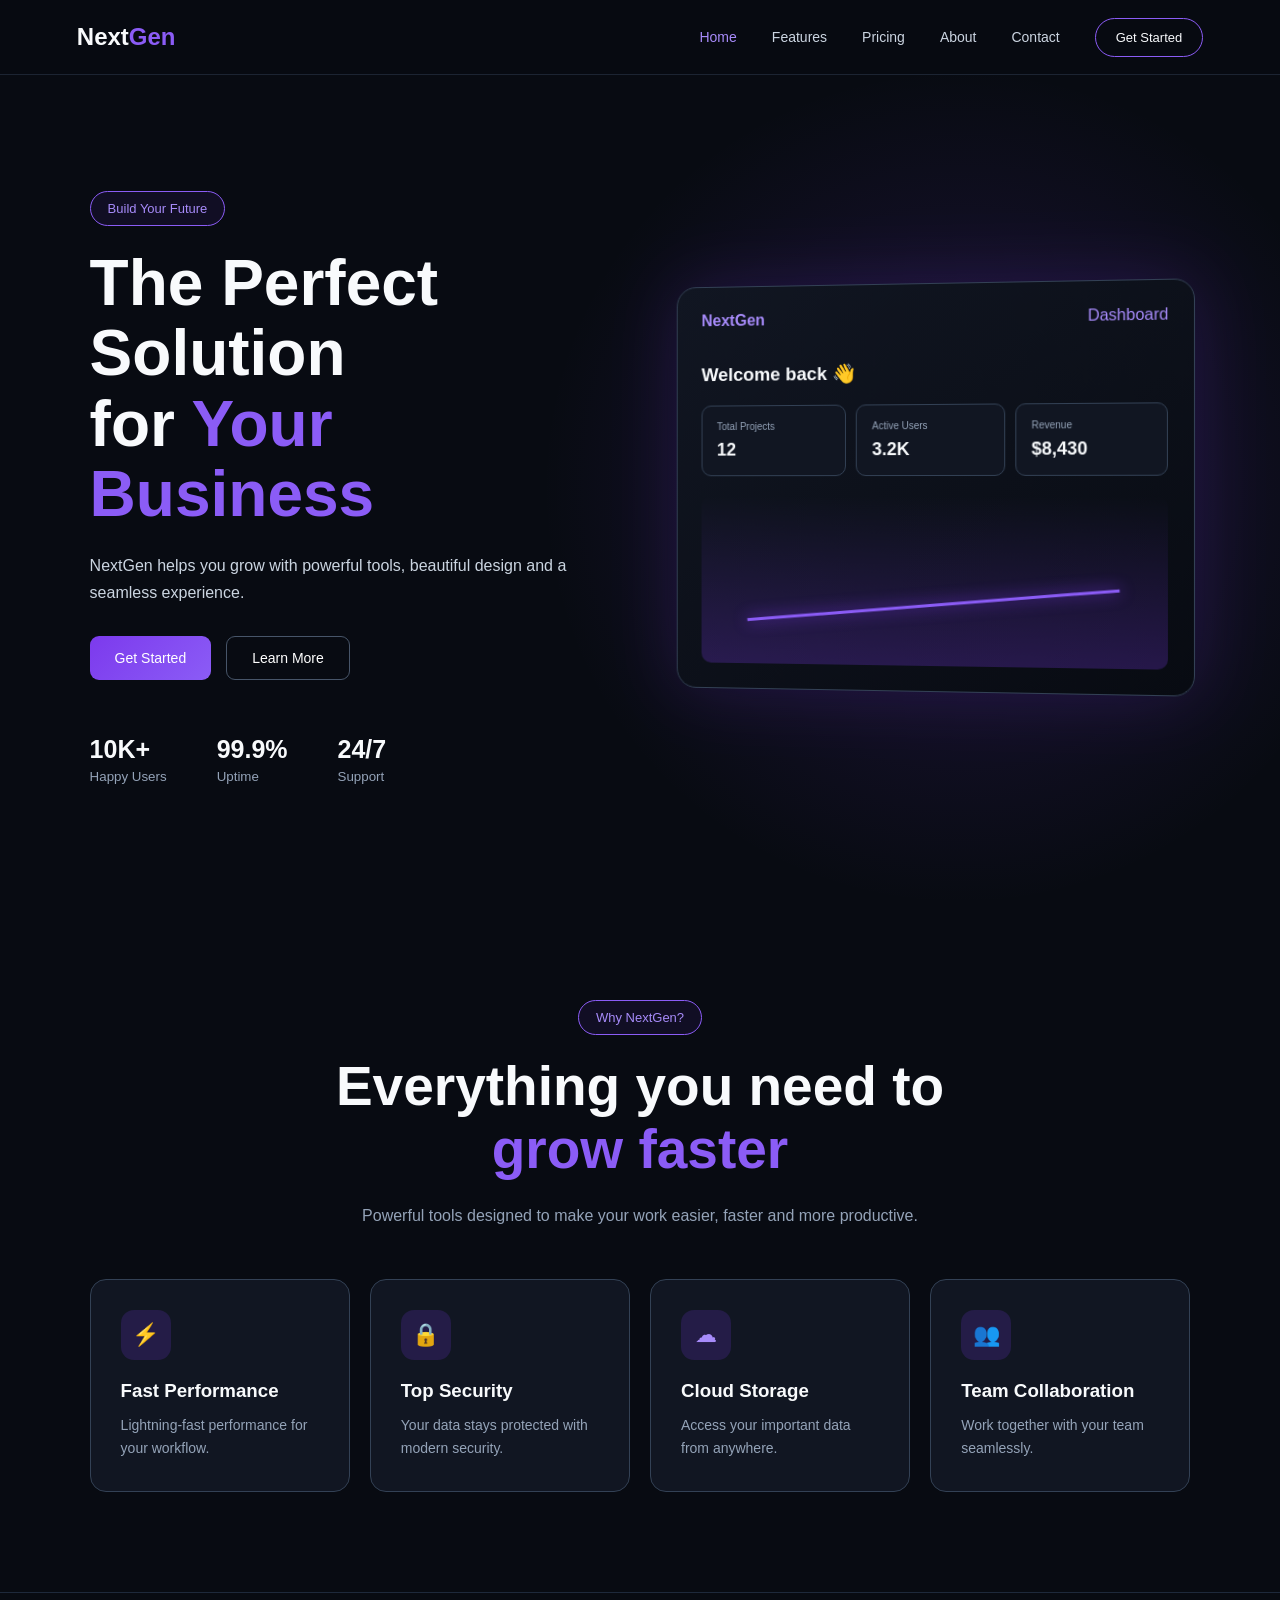
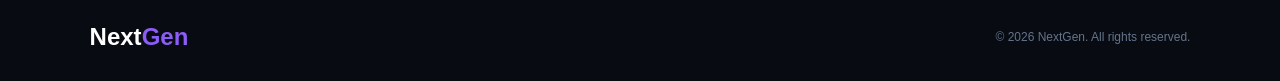
<file: index.html>
<!DOCTYPE html>
<html lang="en">

<head>
    <meta charset="UTF-8">
    <meta name="viewport" content="width=device-width, initial-scale=1.0">

    <title>NextGen | Home</title>

    <link rel="stylesheet" href="style.css">
</head>

<body>

<!-- NAVBAR -->

<header class="navbar">

    <a href="home.html" class="logo">
        Next<span>Gen</span>
    </a>

    <button class="menu-btn" id="menuBtn">☰</button>

    <nav id="navMenu">

        <a href="home.html" class="active">Home</a>
        <a href="features.html">Features</a>
        <a href="pricing.html">Pricing</a>
        <a href="about.html">About</a>
        <a href="contact.html">Contact</a>

    </nav>

    <a href="pricing.html" class="nav-btn">
        Get Started
    </a>

</header>


<!-- HERO -->

<main>

<section class="hero">

    <div class="hero-content">

        <span class="badge">
            Build Your Future
        </span>

        <h1>
            The Perfect Solution
            <br>
            for <span>Your Business</span>
        </h1>

        <p>
            NextGen helps you grow with powerful tools,
            beautiful design and a seamless experience.
        </p>

        <div class="hero-buttons">

            <a href="pricing.html" class="primary-btn">
                Get Started
            </a>

            <a href="features.html" class="secondary-btn">
                Learn More
            </a>

        </div>

        <div class="stats">

            <div>
                <strong>10K+</strong>
                <small>Happy Users</small>
            </div>

            <div>
                <strong>99.9%</strong>
                <small>Uptime</small>
            </div>

            <div>
                <strong>24/7</strong>
                <small>Support</small>
            </div>

        </div>

    </div>


    <div class="hero-image">

        <div class="dashboard">

            <div class="dashboard-top">
                <strong>NextGen</strong>
                <span>Dashboard</span>
            </div>

            <h3>Welcome back 👋</h3>

            <div class="dashboard-cards">

                <div>
                    <small>Total Projects</small>
                    <strong>12</strong>
                </div>

                <div>
                    <small>Active Users</small>
                    <strong>3.2K</strong>
                </div>

                <div>
                    <small>Revenue</small>
                    <strong>$8,430</strong>
                </div>

            </div>

            <div class="chart">

                <div class="chart-line"></div>

            </div>

        </div>

    </div>

</section>


<!-- FEATURES PREVIEW -->

<section class="home-features">

    <div class="section-heading">

        <span class="badge">Why NextGen?</span>

        <h2>
            Everything you need to
            <span>grow faster</span>
        </h2>

        <p>
            Powerful tools designed to make your work
            easier, faster and more productive.
        </p>

    </div>


    <div class="feature-grid">

        <div class="feature-card">
            <div class="feature-icon">⚡</div>
            <h3>Fast Performance</h3>
            <p>Lightning-fast performance for your workflow.</p>
        </div>

        <div class="feature-card">
            <div class="feature-icon">🔒</div>
            <h3>Top Security</h3>
            <p>Your data stays protected with modern security.</p>
        </div>

        <div class="feature-card">
            <div class="feature-icon">☁</div>
            <h3>Cloud Storage</h3>
            <p>Access your important data from anywhere.</p>
        </div>

        <div class="feature-card">
            <div class="feature-icon">👥</div>
            <h3>Team Collaboration</h3>
            <p>Work together with your team seamlessly.</p>
        </div>

    </div>

</section>

</main>


<!-- FOOTER -->

<footer>

    <div class="logo">
        Next<span>Gen</span>
    </div>

    <p>© 2026 NextGen. All rights reserved.</p>

</footer>


<script src="script.js"></script>

</body>
</html>
</file>
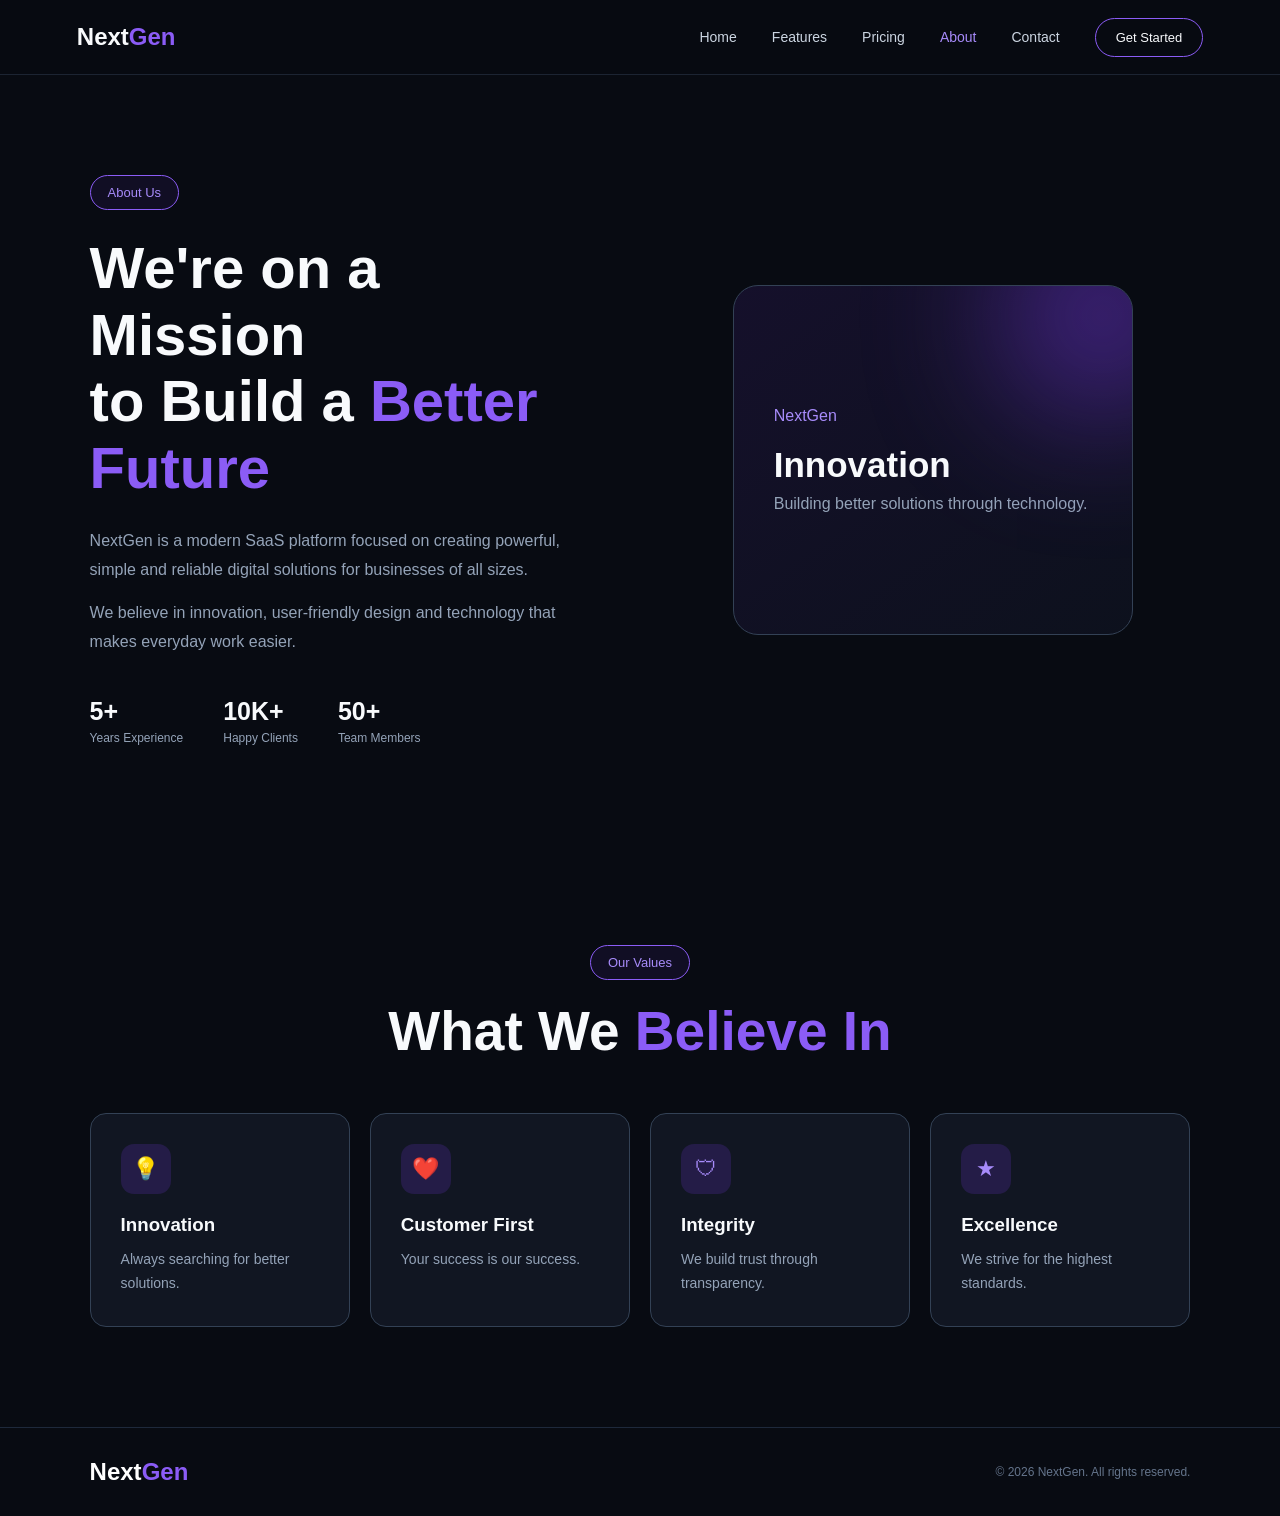
<file: about.html>
<!DOCTYPE html>
<html lang="en">

<head>

    <meta charset="UTF-8">
    <meta name="viewport" content="width=device-width, initial-scale=1.0">

    <title>NextGen | About</title>

    <link rel="stylesheet" href="style.css">

</head>

<body>


<header class="navbar">

    <a href="home.html" class="logo">
        Next<span>Gen</span>
    </a>

    <button class="menu-btn" id="menuBtn">☰</button>

    <nav id="navMenu">

        <a href="home.html">Home</a>
        <a href="features.html">Features</a>
        <a href="pricing.html">Pricing</a>
        <a href="about.html" class="active">About</a>
        <a href="contact.html">Contact</a>

    </nav>

    <a href="pricing.html" class="nav-btn">
        Get Started
    </a>

</header>


<section class="about-section">

    <div class="about-content">

        <span class="badge">
            About Us
        </span>

        <h1>
            We're on a Mission
            <br>
            to Build a <span>Better Future</span>
        </h1>

        <p>
            NextGen is a modern SaaS platform focused on creating
            powerful, simple and reliable digital solutions for
            businesses of all sizes.
        </p>

        <p>
            We believe in innovation, user-friendly design and
            technology that makes everyday work easier.
        </p>

        <div class="about-stats">

            <div>
                <strong>5+</strong>
                <span>Years Experience</span>
            </div>

            <div>
                <strong>10K+</strong>
                <span>Happy Clients</span>
            </div>

            <div>
                <strong>50+</strong>
                <span>Team Members</span>
            </div>

        </div>

    </div>


    <div class="about-visual">

        <div class="visual-box">

            <span>NextGen</span>

            <div class="visual-circle"></div>

            <h2>Innovation</h2>

            <p>
                Building better solutions
                through technology.
            </p>

        </div>

    </div>

</section>


<section class="values">

    <div class="section-heading">

        <span class="badge">
            Our Values
        </span>

        <h2>
            What We <span>Believe In</span>
        </h2>

    </div>


    <div class="feature-grid">

        <div class="feature-card">
            <div class="feature-icon">💡</div>
            <h3>Innovation</h3>
            <p>Always searching for better solutions.</p>
        </div>

        <div class="feature-card">
            <div class="feature-icon">❤️</div>
            <h3>Customer First</h3>
            <p>Your success is our success.</p>
        </div>

        <div class="feature-card">
            <div class="feature-icon">🛡</div>
            <h3>Integrity</h3>
            <p>We build trust through transparency.</p>
        </div>

        <div class="feature-card">
            <div class="feature-icon">★</div>
            <h3>Excellence</h3>
            <p>We strive for the highest standards.</p>
        </div>

    </div>

</section>


<footer>

    <div class="logo">
        Next<span>Gen</span>
    </div>

    <p>© 2026 NextGen. All rights reserved.</p>

</footer>


<script src="script.js"></script>

</body>
</html>
</file>
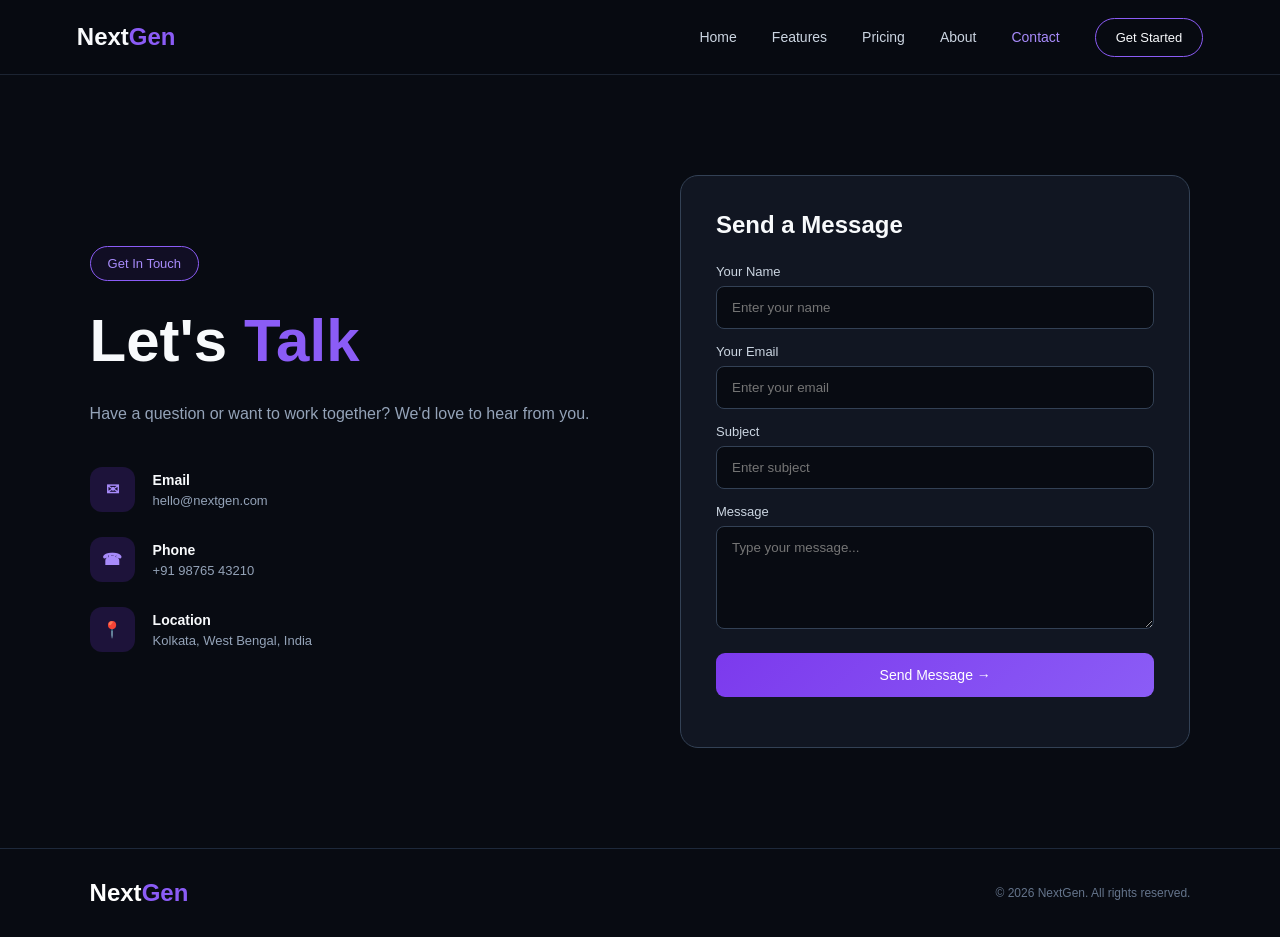
<file: contact.html>
<!DOCTYPE html>
<html lang="en">

<head>

    <meta charset="UTF-8">
    <meta name="viewport" content="width=device-width, initial-scale=1.0">

    <title>NextGen | Contact</title>

    <link rel="stylesheet" href="style.css">

</head>

<body>


<header class="navbar">

    <a href="home.html" class="logo">
        Next<span>Gen</span>
    </a>

    <button class="menu-btn" id="menuBtn">☰</button>

    <nav id="navMenu">

        <a href="home.html">Home</a>
        <a href="features.html">Features</a>
        <a href="pricing.html">Pricing</a>
        <a href="about.html">About</a>
        <a href="contact.html" class="active">Contact</a>

    </nav>

    <a href="pricing.html" class="nav-btn">
        Get Started
    </a>

</header>


<section class="contact-section">


    <div class="contact-info">

        <span class="badge">
            Get In Touch
        </span>

        <h1>
            Let's <span>Talk</span>
        </h1>

        <p>
            Have a question or want to work together?
            We'd love to hear from you.
        </p>


        <div class="contact-item">

            <strong>✉</strong>

            <div>
                <h3>Email</h3>
                <p>hello@nextgen.com</p>
            </div>

        </div>


        <div class="contact-item">

            <strong>☎</strong>

            <div>
                <h3>Phone</h3>
                <p>+91 98765 43210</p>
            </div>

        </div>


        <div class="contact-item">

            <strong>📍</strong>

            <div>
                <h3>Location</h3>
                <p>Kolkata, West Bengal, India</p>
            </div>

        </div>

    </div>


    <!-- CONTACT FORM -->

    <div class="contact-form">

        <h2>Send a Message</h2>

        <form id="contactForm">

            <label>Your Name</label>

            <input
                type="text"
                id="name"
                placeholder="Enter your name"
                required
            >


            <label>Your Email</label>

            <input
                type="email"
                id="email"
                placeholder="Enter your email"
                required
            >


            <label>Subject</label>

            <input
                type="text"
                id="subject"
                placeholder="Enter subject"
                required
            >


            <label>Message</label>

            <textarea
                id="message"
                rows="5"
                placeholder="Type your message..."
                required
            ></textarea>


            <button type="submit" class="primary-btn">
                Send Message →
            </button>

        </form>

        <p id="formMessage"></p>

    </div>

</section>


<footer>

    <div class="logo">
        Next<span>Gen</span>
    </div>

    <p>© 2026 NextGen. All rights reserved.</p>

</footer>


<script src="script.js"></script>

</body>
</html>
</file>
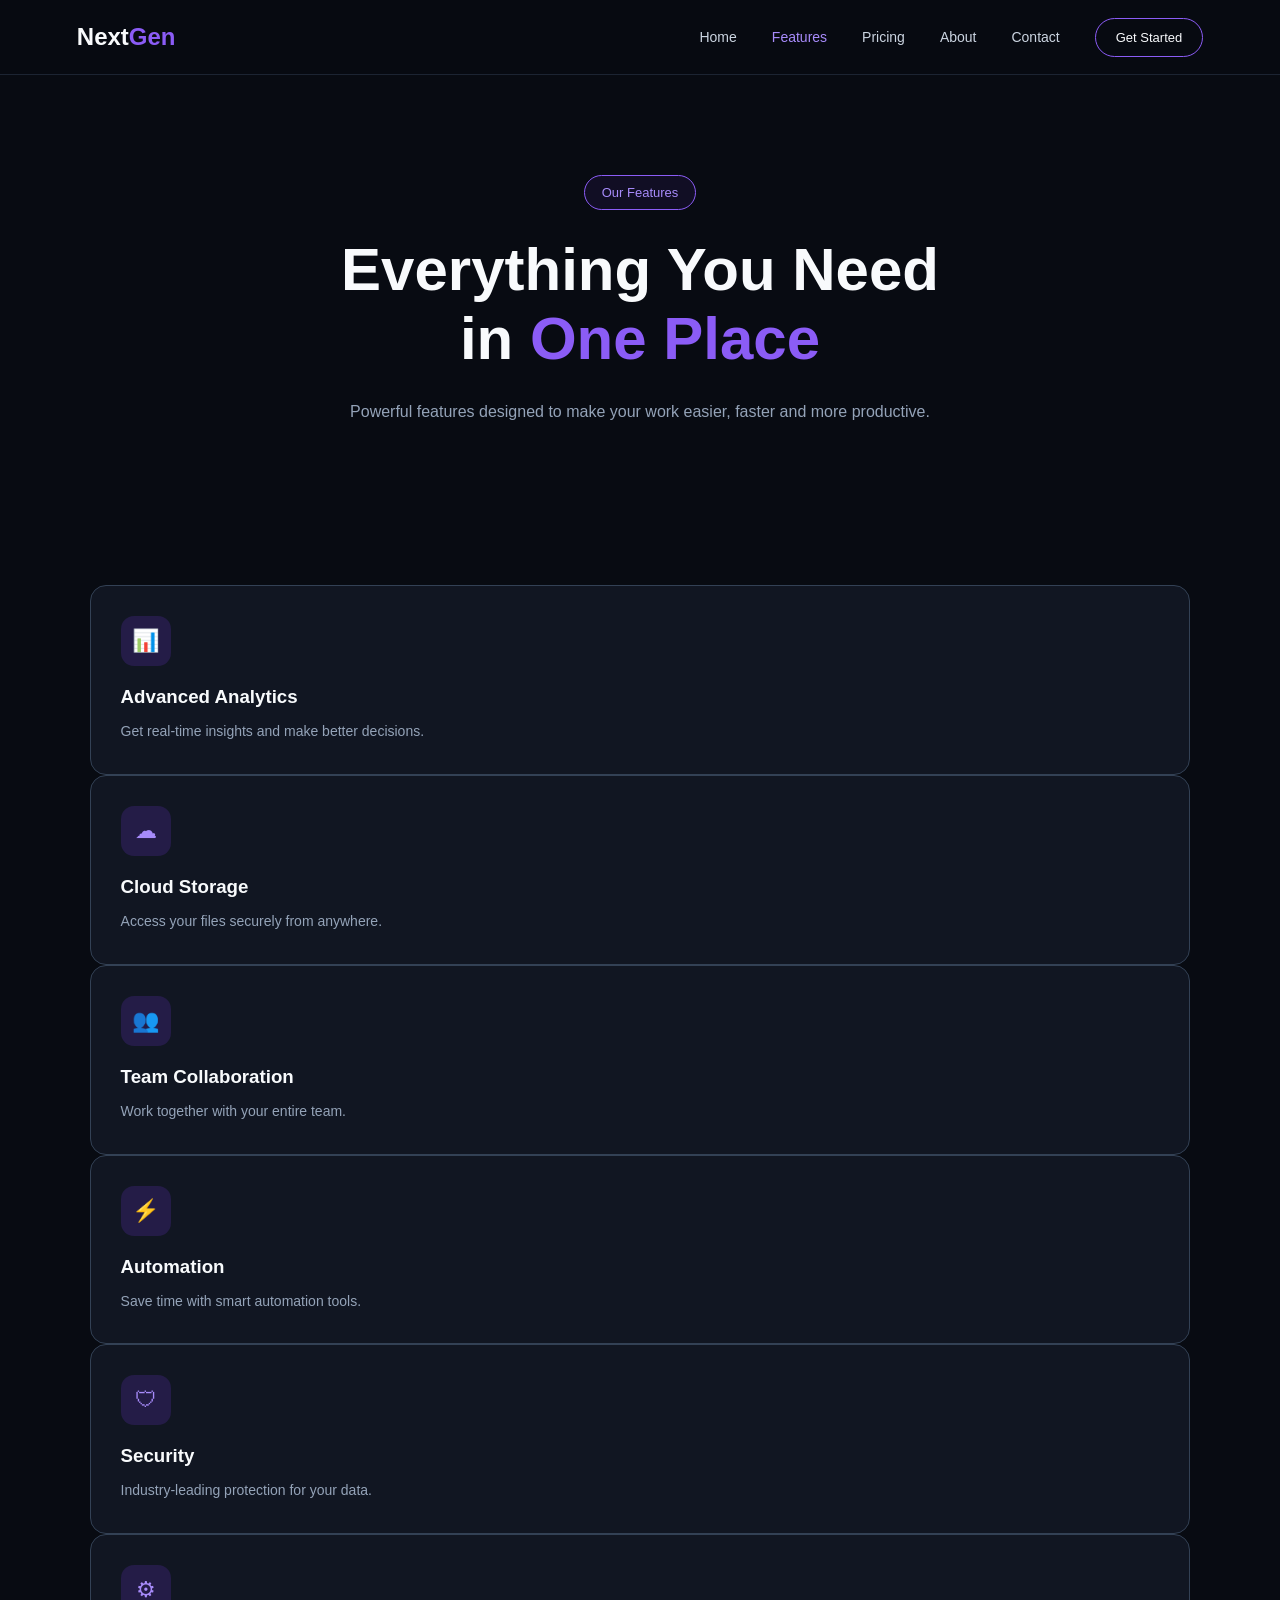
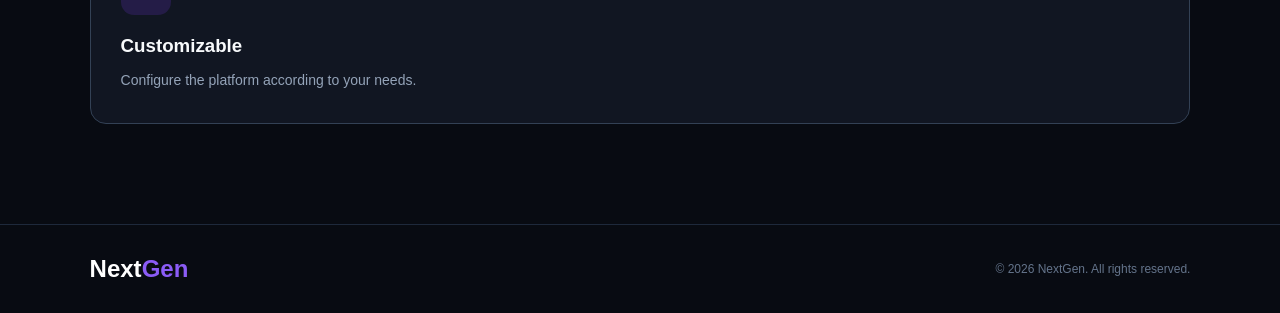
<file: features.html>
<!DOCTYPE html>
<html lang="en">

<head>

    <meta charset="UTF-8">
    <meta name="viewport" content="width=device-width, initial-scale=1.0">

    <title>NextGen | Features</title>

    <link rel="stylesheet" href="style.css">

</head>

<body>


<header class="navbar">

    <a href="home.html" class="logo">
        Next<span>Gen</span>
    </a>

    <button class="menu-btn" id="menuBtn">☰</button>

    <nav id="navMenu">

        <a href="home.html">Home</a>
        <a href="features.html" class="active">Features</a>
        <a href="pricing.html">Pricing</a>
        <a href="about.html">About</a>
        <a href="contact.html">Contact</a>

    </nav>

    <a href="pricing.html" class="nav-btn">
        Get Started
    </a>

</header>


<section class="page-header">

    <span class="badge">Our Features</span>

    <h1>
        Everything You Need
        <br>
        in <span>One Place</span>
    </h1>

    <p>
        Powerful features designed to make your work easier,
        faster and more productive.
    </p>

</section>


<section class="all-features">

    <div class="feature-card">
        <div class="feature-icon">📊</div>
        <h3>Advanced Analytics</h3>
        <p>Get real-time insights and make better decisions.</p>
    </div>

    <div class="feature-card">
        <div class="feature-icon">☁</div>
        <h3>Cloud Storage</h3>
        <p>Access your files securely from anywhere.</p>
    </div>

    <div class="feature-card">
        <div class="feature-icon">👥</div>
        <h3>Team Collaboration</h3>
        <p>Work together with your entire team.</p>
    </div>

    <div class="feature-card">
        <div class="feature-icon">⚡</div>
        <h3>Automation</h3>
        <p>Save time with smart automation tools.</p>
    </div>

    <div class="feature-card">
        <div class="feature-icon">🛡</div>
        <h3>Security</h3>
        <p>Industry-leading protection for your data.</p>
    </div>

    <div class="feature-card">
        <div class="feature-icon">⚙</div>
        <h3>Customizable</h3>
        <p>Configure the platform according to your needs.</p>
    </div>

</section>


<footer>

    <div class="logo">
        Next<span>Gen</span>
    </div>

    <p>© 2026 NextGen. All rights reserved.</p>

</footer>


<script src="script.js"></script>

</body>
</html>
</file>
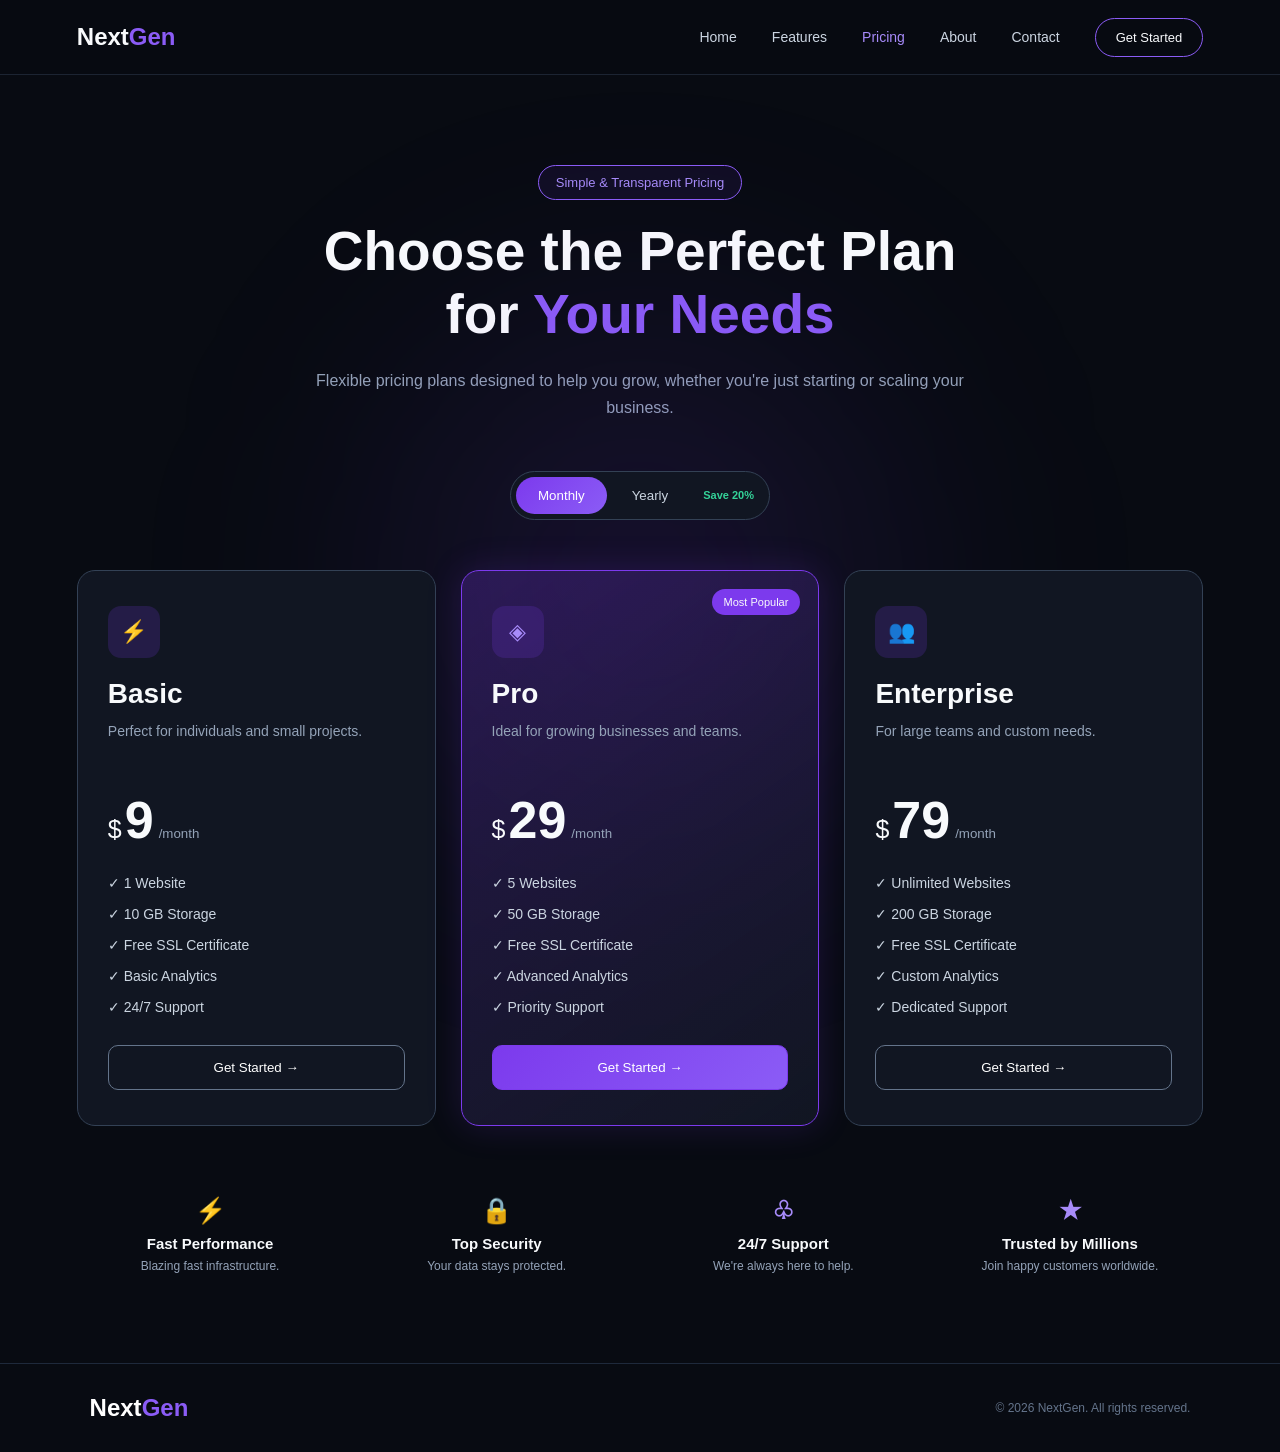
<file: pricing.html>
<!DOCTYPE html>
<html lang="en">

<head>

    <meta charset="UTF-8">
    <meta name="viewport" content="width=device-width, initial-scale=1.0">

    <title>NextGen | Pricing</title>

    <link rel="stylesheet" href="style.css">

</head>

<body>


<header class="navbar">

    <a href="home.html" class="logo">
        Next<span>Gen</span>
    </a>

    <button class="menu-btn" id="menuBtn">☰</button>

    <nav id="navMenu">

        <a href="home.html">Home</a>
        <a href="features.html">Features</a>
        <a href="pricing.html" class="active">Pricing</a>
        <a href="about.html">About</a>
        <a href="contact.html">Contact</a>

    </nav>

    <a href="pricing.html" class="nav-btn">
        Get Started
    </a>

</header>


<section class="pricing-section">


    <div class="section-heading">

        <span class="badge">
            Simple & Transparent Pricing
        </span>

        <h1>
            Choose the Perfect Plan
            <br>
            for <span>Your Needs</span>
        </h1>

        <p>
            Flexible pricing plans designed to help you grow,
            whether you're just starting or scaling your business.
        </p>

    </div>


    <!-- BILLING TOGGLE -->

    <div class="billing-container">

        <button id="monthlyBtn" class="billing-btn active">
            Monthly
        </button>

        <button id="yearlyBtn" class="billing-btn">
            Yearly
        </button>

        <span class="save-badge">
            Save 20%
        </span>

    </div>


    <!-- PRICING CARDS -->

    <div class="pricing-cards">


        <!-- BASIC -->

        <div class="pricing-card">

            <div class="icon">⚡</div>

            <h2>Basic</h2>

            <p class="description">
                Perfect for individuals and small projects.
            </p>

            <div class="price">

                <span>$</span>

                <span
                    class="price-number"
                    data-monthly="9"
                    data-yearly="7">
                    9
                </span>

                <small>/month</small>

            </div>

            <ul>

                <li>✓ 1 Website</li>
                <li>✓ 10 GB Storage</li>
                <li>✓ Free SSL Certificate</li>
                <li>✓ Basic Analytics</li>
                <li>✓ 24/7 Support</li>

            </ul>

            <button class="card-btn">
                Get Started →
            </button>

        </div>


        <!-- PRO -->

        <div class="pricing-card popular">

            <div class="popular-badge">
                Most Popular
            </div>

            <div class="icon">◈</div>

            <h2>Pro</h2>

            <p class="description">
                Ideal for growing businesses and teams.
            </p>

            <div class="price">

                <span>$</span>

                <span
                    class="price-number"
                    data-monthly="29"
                    data-yearly="23">
                    29
                </span>

                <small>/month</small>

            </div>

            <ul>

                <li>✓ 5 Websites</li>
                <li>✓ 50 GB Storage</li>
                <li>✓ Free SSL Certificate</li>
                <li>✓ Advanced Analytics</li>
                <li>✓ Priority Support</li>

            </ul>

            <button class="card-btn primary">
                Get Started →
            </button>

        </div>


        <!-- ENTERPRISE -->

        <div class="pricing-card">

            <div class="icon">👥</div>

            <h2>Enterprise</h2>

            <p class="description">
                For large teams and custom needs.
            </p>

            <div class="price">

                <span>$</span>

                <span
                    class="price-number"
                    data-monthly="79"
                    data-yearly="63">
                    79
                </span>

                <small>/month</small>

            </div>

            <ul>

                <li>✓ Unlimited Websites</li>
                <li>✓ 200 GB Storage</li>
                <li>✓ Free SSL Certificate</li>
                <li>✓ Custom Analytics</li>
                <li>✓ Dedicated Support</li>

            </ul>

            <button class="card-btn">
                Get Started →
            </button>

        </div>

    </div>


    <!-- TRUST FEATURES -->

    <div class="trust-features">

        <div>
            <strong>⚡</strong>
            <h3>Fast Performance</h3>
            <p>Blazing fast infrastructure.</p>
        </div>

        <div>
            <strong>🔒</strong>
            <h3>Top Security</h3>
            <p>Your data stays protected.</p>
        </div>

        <div>
            <strong>♧</strong>
            <h3>24/7 Support</h3>
            <p>We're always here to help.</p>
        </div>

        <div>
            <strong>★</strong>
            <h3>Trusted by Millions</h3>
            <p>Join happy customers worldwide.</p>
        </div>

    </div>

</section>


<footer>

    <div class="logo">
        Next<span>Gen</span>
    </div>

    <p>© 2026 NextGen. All rights reserved.</p>

</footer>


<script src="script.js"></script>

</body>
</html>
</file>
<file: style.css>
/* =========================
   RESET
========================= */

* {
    margin: 0;
    padding: 0;
    box-sizing: border-box;
}

html {
    scroll-behavior: smooth;
}

body {
    font-family: Arial, Helvetica, sans-serif;
    background: #080B12;
    color: #F8FAFC;
    min-height: 100vh;
}

a {
    text-decoration: none;
    color: inherit;
}


/* =========================
   COLORS
========================= */

/*
Background: #080B12
Card:       #111622
Purple:     #7C3AED
Violet:     #8B5CF6
Light:      #A78BFA
Text:       #F8FAFC
Muted:      #CBD5E1
Border:     #334155
Green:      #34D399
*/


/* =========================
   NAVBAR
========================= */

.navbar {
    width: 100%;
    height: 75px;

    padding: 0 6%;

    display: flex;
    align-items: center;

    border-bottom: 1px solid rgba(51, 65, 85, 0.5);

    background: rgba(8, 11, 18, 0.9);

    backdrop-filter: blur(15px);

    position: sticky;
    top: 0;

    z-index: 100;
}

.logo {
    font-size: 24px;
    font-weight: 700;

    margin-right: auto;
}

.logo span {
    color: #8B5CF6;
}

.navbar nav {
    display: flex;
    gap: 35px;
}

.navbar nav a {
    color: #CBD5E1;
    font-size: 14px;
    transition: 0.3s;
}

.navbar nav a:hover,
.navbar nav a.active {
    color: #A78BFA;
}

.nav-btn {
    margin-left: 35px;

    padding: 11px 20px;

    border: 1px solid #8B5CF6;

    border-radius: 25px;

    font-size: 13px;

    transition: 0.3s;
}

.nav-btn:hover {
    background: #7C3AED;
}

.menu-btn {
    display: none;

    border: none;
    background: transparent;

    color: white;

    font-size: 25px;

    cursor: pointer;
}


/* =========================
   COMMON
========================= */

.badge {
    display: inline-block;

    padding: 9px 17px;

    border: 1px solid #8B5CF6;

    border-radius: 30px;

    color: #A78BFA;

    font-size: 13px;

    background: rgba(124, 58, 237, 0.08);
}

.primary-btn {
    display: inline-block;

    padding: 14px 25px;

    border: none;

    border-radius: 9px;

    background: linear-gradient(
        135deg,
        #7C3AED,
        #8B5CF6
    );

    color: white;

    font-size: 14px;

    cursor: pointer;

    transition: 0.3s;
}

.primary-btn:hover {
    transform: translateY(-3px);

    box-shadow:
        0 10px 30px rgba(124, 58, 237, 0.35);
}

.secondary-btn {
    display: inline-block;

    padding: 13px 25px;

    border: 1px solid #475569;

    border-radius: 9px;

    color: white;

    font-size: 14px;

    transition: 0.3s;
}

.secondary-btn:hover {
    border-color: #8B5CF6;

    color: #A78BFA;
}


/* =========================
   HERO
========================= */

.hero {
    min-height: calc(100vh - 75px);

    padding: 80px 7%;

    display: grid;

    grid-template-columns: 1fr 1fr;

    align-items: center;

    gap: 60px;

    background:
        radial-gradient(
            circle at 75% 50%,
            rgba(124, 58, 237, 0.18),
            transparent 40%
        );
}

.hero-content h1 {
    font-size: clamp(40px, 5vw, 65px);

    line-height: 1.1;

    margin: 22px 0;
}

.hero-content h1 span {
    color: #8B5CF6;
}

.hero-content > p {
    color: #CBD5E1;

    max-width: 560px;

    line-height: 1.7;

    font-size: 16px;
}

.hero-buttons {
    display: flex;

    gap: 15px;

    margin-top: 30px;
}

.stats {
    display: flex;

    gap: 50px;

    margin-top: 55px;
}

.stats div {
    display: flex;

    flex-direction: column;
}

.stats strong {
    font-size: 25px;
}

.stats small {
    color: #94A3B8;

    margin-top: 5px;
}


/* =========================
   DASHBOARD
========================= */

.hero-image {
    display: flex;

    justify-content: center;
}

.dashboard {
    width: 100%;

    max-width: 570px;

    padding: 25px;

    border: 1px solid #334155;

    border-radius: 20px;

    background:
        linear-gradient(
            145deg,
            #111622,
            #080B12
        );

    box-shadow:
        0 0 70px rgba(124, 58, 237, 0.18);

    transform: perspective(1000px) rotateY(-5deg);

    transition: 0.5s;
}

.dashboard:hover {
    transform: perspective(1000px) rotateY(0deg) translateY(-5px);
}

.dashboard-top {
    display: flex;

    justify-content: space-between;

    color: #A78BFA;

    margin-bottom: 35px;
}

.dashboard h3 {
    margin-bottom: 20px;
}

.dashboard-cards {
    display: grid;

    grid-template-columns: repeat(3, 1fr);

    gap: 10px;
}

.dashboard-cards div {
    padding: 15px;

    border: 1px solid #334155;

    border-radius: 10px;

    background: #111622;
}

.dashboard-cards small {
    display: block;

    color: #94A3B8;

    font-size: 10px;

    margin-bottom: 8px;
}

.dashboard-cards strong {
    font-size: 18px;
}

.chart {
    height: 170px;

    margin-top: 20px;

    border-radius: 10px;

    background:
        linear-gradient(
            to top,
            rgba(124, 58, 237, 0.25),
            transparent
        );

    position: relative;
}

.chart-line {
    position: absolute;

    left: 10%;
    right: 10%;
    bottom: 35%;

    height: 3px;

    background: #8B5CF6;

    transform: rotate(-5deg);

    box-shadow:
        0 0 15px #7C3AED;
}


/* =========================
   SECTION HEADING
========================= */

.section-heading {
    text-align: center;

    max-width: 700px;

    margin: 0 auto 50px;
}

.section-heading h1,
.section-heading h2 {
    font-size: clamp(35px, 5vw, 55px);

    line-height: 1.15;

    margin: 20px 0;
}

.section-heading h1 span,
.section-heading h2 span {
    color: #8B5CF6;
}

.section-heading p {
    color: #94A3B8;

    line-height: 1.7;
}


/* =========================
   HOME FEATURES
========================= */

.home-features,
.all-features,
.values {
    padding: 100px 7%;
}

.feature-grid {
    max-width: 1200px;

    margin: auto;

    display: grid;

    grid-template-columns: repeat(4, 1fr);

    gap: 20px;
}

.feature-card {
    padding: 30px;

    border: 1px solid #334155;

    border-radius: 16px;

    background: #111622;

    transition: 0.35s;
}

.feature-card:hover {
    transform: translateY(-10px);

    border-color: #8B5CF6;

    box-shadow:
        0 15px 40px rgba(124, 58, 237, 0.15);
}

.feature-icon {
    width: 50px;
    height: 50px;

    display: flex;

    align-items: center;
    justify-content: center;

    margin-bottom: 20px;

    border-radius: 13px;

    background: rgba(124, 58, 237, 0.18);

    color: #A78BFA;

    font-size: 22px;
}

.feature-card h3 {
    margin-bottom: 12px;
}

.feature-card p {
    color: #94A3B8;

    font-size: 14px;

    line-height: 1.7;
}


/* =========================
   PAGE HEADER
========================= */

.page-header {
    text-align: center;

    padding: 100px 20px 60px;
}

.page-header h1 {
    font-size: clamp(40px, 5vw, 60px);

    line-height: 1.15;

    margin: 25px 0;
}

.page-header h1 span {
    color: #8B5CF6;
}

.page-header p {
    color: #94A3B8;

    max-width: 600px;

    margin: auto;

    line-height: 1.7;
}


/* =========================
   PRICING
========================= */

.pricing-section {
    padding: 90px 6%;

    position: relative;

    overflow: hidden;
}

.pricing-section::before {
    content: "";

    position: absolute;

    width: 500px;
    height: 500px;

    left: 50%;
    top: 250px;

    transform: translateX(-50%);

    background: rgba(124, 58, 237, 0.12);

    filter: blur(130px);

    border-radius: 50%;

    pointer-events: none;
}

.billing-container {
    width: fit-content;

    margin: 0 auto 50px;

    padding: 5px;

    display: flex;

    align-items: center;

    gap: 3px;

    border: 1px solid #334155;

    background: #111622;

    border-radius: 50px;

    position: relative;

    z-index: 2;
}

.billing-btn {
    border: none;

    background: transparent;

    color: #CBD5E1;

    padding: 11px 22px;

    border-radius: 30px;

    cursor: pointer;
}

.billing-btn.active {
    background: linear-gradient(
        135deg,
        #7C3AED,
        #8B5CF6
    );

    color: white;
}

.save-badge {
    color: #34D399;

    font-size: 11px;

    padding: 0 10px;

    font-weight: bold;
}

.pricing-cards {
    max-width: 1200px;

    margin: auto;

    display: grid;

    grid-template-columns: repeat(3, 1fr);

    gap: 25px;

    position: relative;

    z-index: 2;
}

.pricing-card {
    padding: 35px 30px;

    border: 1px solid #334155;

    border-radius: 18px;

    background: #111622;

    transition: 0.35s;

    position: relative;
}

.pricing-card:hover {
    transform: translateY(-12px);

    border-color: #8B5CF6;

    box-shadow:
        0 20px 50px rgba(0, 0, 0, 0.4),
        0 0 30px rgba(124, 58, 237, 0.15);
}

.pricing-card.popular {
    border-color: #7C3AED;

    background:
        linear-gradient(
            145deg,
            rgba(124, 58, 237, 0.25),
            #111622
        );

    box-shadow:
        0 0 35px rgba(124, 58, 237, 0.18);
}

.popular-badge {
    position: absolute;

    top: 18px;
    right: 18px;

    padding: 7px 12px;

    border-radius: 20px;

    background: #7C3AED;

    font-size: 11px;
}

.pricing-card .icon {
    width: 52px;
    height: 52px;

    display: flex;

    align-items: center;
    justify-content: center;

    border-radius: 13px;

    background: rgba(124, 58, 237, 0.18);

    color: #A78BFA;

    margin-bottom: 20px;

    font-size: 22px;
}

.pricing-card h2 {
    font-size: 28px;

    margin-bottom: 10px;
}

.description {
    color: #94A3B8;

    font-size: 14px;

    line-height: 1.6;

    min-height: 45px;
}

.price {
    display: flex;

    align-items: baseline;

    margin: 25px 0;
}

.price > span:first-child {
    font-size: 25px;
}

.price-number {
    font-size: 52px;

    font-weight: bold;

    margin-left: 3px;
}

.price small {
    color: #94A3B8;

    margin-left: 5px;
}

.pricing-card ul {
    list-style: none;

    margin-bottom: 30px;
}

.pricing-card li {
    color: #CBD5E1;

    font-size: 14px;

    margin-bottom: 15px;
}

.card-btn {
    width: 100%;

    padding: 14px;

    border-radius: 10px;

    border: 1px solid #64748B;

    background: transparent;

    color: white;

    cursor: pointer;

    transition: 0.3s;
}

.card-btn:hover,
.card-btn.primary {
    background: linear-gradient(
        135deg,
        #7C3AED,
        #8B5CF6
    );

    border-color: #7C3AED;
}

.trust-features {
    max-width: 1200px;

    margin: 70px auto 0;

    display: grid;

    grid-template-columns: repeat(4, 1fr);

    gap: 20px;

    text-align: center;
}

.trust-features strong {
    display: block;

    font-size: 25px;

    color: #A78BFA;

    margin-bottom: 10px;
}

.trust-features h3 {
    font-size: 15px;

    margin-bottom: 7px;
}

.trust-features p {
    color: #94A3B8;

    font-size: 12px;
}


/* =========================
   ABOUT
========================= */

.about-section {
    min-height: 80vh;

    padding: 100px 7%;

    display: grid;

    grid-template-columns: 1fr 1fr;

    align-items: center;

    gap: 70px;
}

.about-content h1 {
    font-size: clamp(38px, 5vw, 58px);

    line-height: 1.15;

    margin: 25px 0;
}

.about-content h1 span {
    color: #8B5CF6;
}

.about-content > p {
    color: #94A3B8;

    line-height: 1.8;

    max-width: 600px;

    margin-bottom: 15px;
}

.about-stats {
    display: flex;

    gap: 40px;

    margin-top: 40px;
}

.about-stats div {
    display: flex;

    flex-direction: column;
}

.about-stats strong {
    font-size: 25px;
}

.about-stats span {
    color: #94A3B8;

    font-size: 12px;

    margin-top: 5px;
}

.about-visual {
    display: flex;

    justify-content: center;
}

.visual-box {
    width: 400px;
    height: 350px;

    padding: 40px;

    border: 1px solid #334155;

    border-radius: 25px;

    background:
        linear-gradient(
            145deg,
            #15102B,
            #0D111D
        );

    display: flex;

    flex-direction: column;

    justify-content: center;

    position: relative;

    overflow: hidden;
}

.visual-box > span {
    color: #A78BFA;
}

.visual-box h2 {
    font-size: 35px;

    margin: 20px 0 10px;
}

.visual-box p {
    color: #94A3B8;
}

.visual-circle {
    width: 200px;
    height: 200px;

    position: absolute;

    right: -70px;
    top: -70px;

    border-radius: 50%;

    background: #7C3AED;

    filter: blur(70px);

    opacity: 0.5;
}


/* =========================
   CONTACT
========================= */

.contact-section {
    min-height: 80vh;

    padding: 100px 7%;

    display: grid;

    grid-template-columns: 1fr 1fr;

    gap: 80px;

    align-items: center;
}

.contact-info h1 {
    font-size: 60px;

    margin: 25px 0;
}

.contact-info h1 span {
    color: #8B5CF6;
}

.contact-info > p {
    color: #94A3B8;

    line-height: 1.7;

    max-width: 500px;

    margin-bottom: 40px;
}

.contact-item {
    display: flex;

    align-items: center;

    gap: 18px;

    margin-bottom: 25px;
}

.contact-item > strong {
    width: 45px;
    height: 45px;

    display: flex;

    align-items: center;
    justify-content: center;

    border-radius: 12px;

    background: rgba(124, 58, 237, 0.18);

    color: #A78BFA;
}

.contact-item h3 {
    font-size: 14px;

    margin-bottom: 5px;
}

.contact-item p {
    color: #94A3B8;

    font-size: 13px;
}

.contact-form {
    padding: 35px;

    border: 1px solid #334155;

    border-radius: 18px;

    background: #111622;
}

.contact-form h2 {
    margin-bottom: 25px;
}

.contact-form label {
    display: block;

    color: #CBD5E1;

    font-size: 13px;

    margin: 15px 0 7px;
}

.contact-form input,
.contact-form textarea {
    width: 100%;

    padding: 13px 15px;

    border: 1px solid #334155;

    border-radius: 8px;

    outline: none;

    background: #080B12;

    color: white;

    font-family: inherit;

    resize: vertical;

    transition: 0.3s;
}

.contact-form input:focus,
.contact-form textarea:focus {
    border-color: #8B5CF6;

    box-shadow:
        0 0 15px rgba(124, 58, 237, 0.12);
}

.contact-form button {
    width: 100%;

    margin-top: 20px;
}

#formMessage {
    color: #34D399;

    margin-top: 15px;

    font-size: 13px;
}


/* =========================
   FOOTER
========================= */

footer {
    padding: 30px 7%;

    border-top: 1px solid #1E293B;

    display: flex;

    justify-content: space-between;

    align-items: center;

    color: #64748B;
}

footer .logo {
    color: white;

    margin: 0;
}

footer p {
    font-size: 12px;
}


/* =========================
   LOADER
========================= */

.loader-page {
    min-height: 100vh;

    display: flex;

    flex-direction: column;

    align-items: center;
    justify-content: center;
}

.loader-page h1 {
    font-size: 50px;
}

.loader-page h1 span {
    color: #8B5CF6;
}

.loader-page p {
    color: #94A3B8;

    margin-top: 10px;
}


/* =========================
   TABLET
========================= */

@media (max-width: 900px) {

    .navbar nav {
        gap: 18px;
    }

    .feature-grid {
        grid-template-columns: repeat(2, 1fr);
    }

    .pricing-cards {
        grid-template-columns: repeat(2, 1fr);
    }

    .pricing-card.popular {
        grid-column: 1 / -1;

        max-width: 500px;

        width: 100%;

        margin: auto;
    }

    .trust-features {
        grid-template-columns: repeat(2, 1fr);
    }

    .about-section,
    .contact-section {
        grid-template-columns: 1fr;
    }

}


/* =========================
   MOBILE
========================= */

@media (max-width: 650px) {

    .navbar {
        height: 65px;

        padding: 0 5%;
    }

    .menu-btn {
        display: block;

        order: 3;
    }

    .navbar nav {
        display: none;

        position: absolute;

        top: 65px;
        left: 0;

        width: 100%;

        padding: 25px;

        flex-direction: column;

        gap: 20px;

        background: #111622;

        border-bottom: 1px solid #334155;
    }

    .navbar nav.show {
        display: flex;
    }

    .nav-btn {
        display: none;
    }

    .hero {
        grid-template-columns: 1fr;

        padding: 60px 5%;

        text-align: center;
    }

    .hero-content > p {
        margin: auto;
    }

    .hero-buttons {
        justify-content: center;

        flex-wrap: wrap;
    }

    .stats {
        justify-content: center;

        gap: 25px;
    }

    .dashboard {
        transform: none;
    }

    .dashboard-cards {
        grid-template-columns: 1fr;
    }

    .home-features,
    .all-features,
    .values,
    .pricing-section {
        padding: 70px 5%;
    }

    .feature-grid {
        grid-template-columns: 1fr;
    }

    .pricing-cards {
        grid-template-columns: 1fr;
    }

    .pricing-card.popular {
        grid-column: auto;

        max-width: none;
    }

    .pricing-card:hover {
        transform: translateY(-7px);
    }

    .trust-features {
        grid-template-columns: 1fr;
    }

    .about-section,
    .contact-section {
        padding: 70px 5%;
    }

    .about-stats {
        flex-wrap: wrap;

        gap: 25px;
    }

    .visual-box {
        width: 100%;
    }

    .contact-info h1 {
        font-size: 45px;
    }

    footer {
        flex-direction: column;

        gap: 15px;

        text-align: center;
    }

}


/* =========================
   SMALL MOBILE
========================= */

@media (max-width: 400px) {

    .hero-content h1 {
        font-size: 37px;
    }

    .section-heading h1,
    .section-heading h2 {
        font-size: 35px;
    }

    .billing-btn {
        padding: 9px 13px;
    }

    .save-badge {
        display: none;
    }

}
</file>
